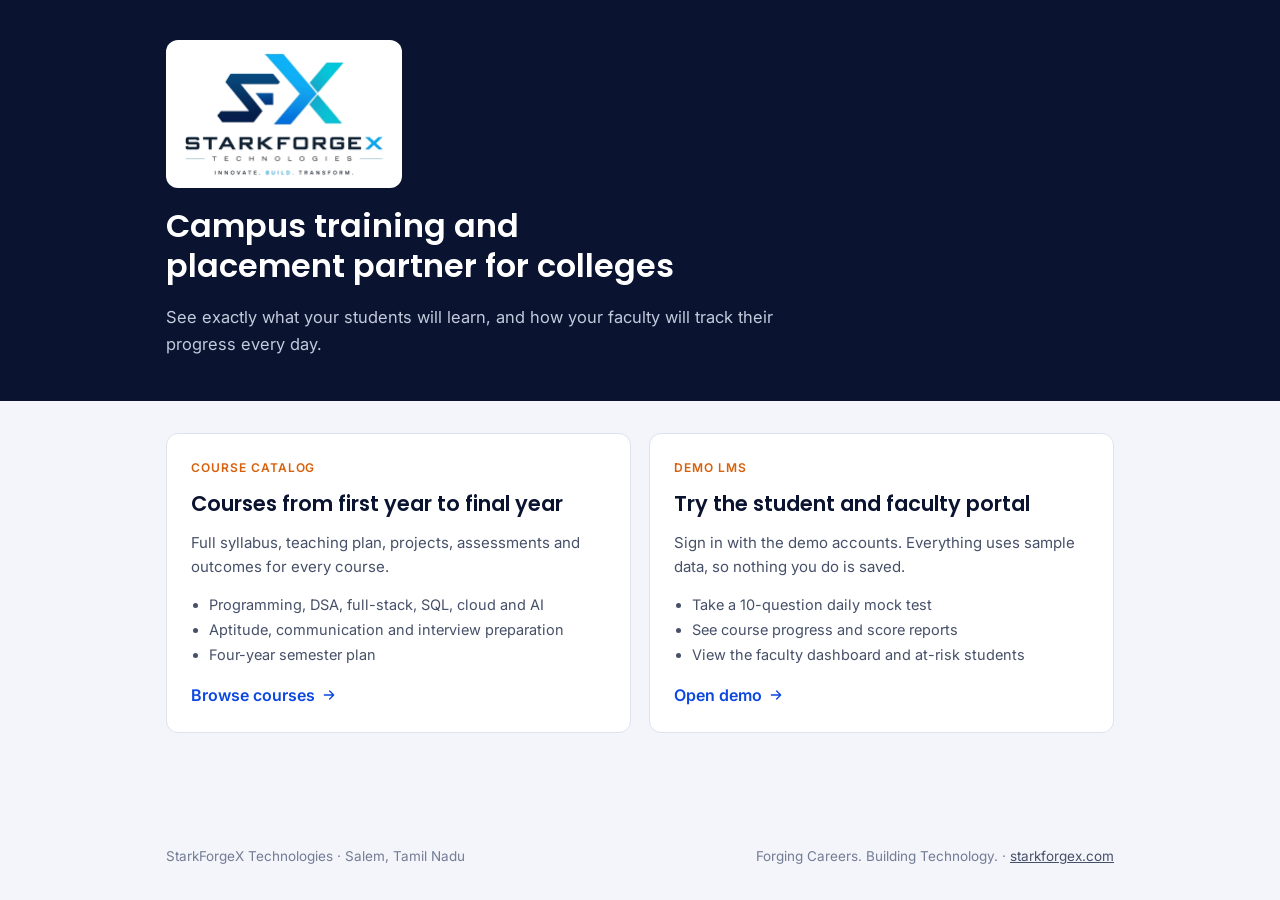
<file: index.html>
<!doctype html>
<html lang="en">
<head>
  <meta charset="utf-8">
  <meta name="viewport" content="width=device-width, initial-scale=1, viewport-fit=cover">
  <title>StarkForgeX for Colleges</title>
  <meta name="description" content="StarkForgeX Technologies: campus training and placement partner for colleges. Explore the course catalog and try the demo LMS.">
  <meta name="theme-color" content="#0A1330">
  <link rel="canonical" href="https://starkforgex.in/">
  <meta property="og:type" content="website">
  <meta property="og:title" content="StarkForgeX for Colleges">
  <meta property="og:description" content="StarkForgeX Technologies: campus training and placement partner for colleges. Explore the course catalog and try the demo LMS.">
  <meta property="og:url" content="https://starkforgex.in/">
  <meta property="og:image" content="https://starkforgex.in/assets/images/og-image.png">
  <meta name="twitter:card" content="summary_large_image">
  <link rel="icon" href="favicon.ico" sizes="any">
  <link rel="icon" type="image/png" href="assets/images/favicon.png">
  <link rel="apple-touch-icon" href="assets/images/apple-touch-icon.png">
  <link rel="preconnect" href="https://fonts.googleapis.com">
  <link rel="preconnect" href="https://fonts.gstatic.com" crossorigin>
  <link rel="stylesheet" href="https://fonts.googleapis.com/css2?family=Inter:wght@400;500;600;700&family=Poppins:wght@500;600&display=swap">
  <link rel="stylesheet" href="assets/css/base.css">
  <link rel="stylesheet" href="assets/css/home.css">
</head>
<body>
<header><div class="wrap">
  <span class="logo"><img src="assets/images/logo-full.png" width="200" height="124" alt="StarkForgeX Technologies"></span>
  <h1>Campus training and placement partner for colleges</h1>
  <p>See exactly what your students will learn, and how your faculty will track their progress every day.</p>
</div></header>
<main><div class="wrap doors">
  <a class="door" href="courses/index.html">
    <span class="label">Course catalog</span>
    <h2>Courses from first year to final year</h2>
    <p>Full syllabus, teaching plan, projects, assessments and outcomes for every course.</p>
    <ul><li>Programming, DSA, full-stack, SQL, cloud and AI</li><li>Aptitude, communication and interview preparation</li><li>Four-year semester plan</li></ul>
    <span class="go">Browse courses <svg width="16" height="16" viewBox="0 0 24 24" fill="none" stroke="currentColor" stroke-width="2" stroke-linecap="round" stroke-linejoin="round" aria-hidden="true"><path d="M5 12h14M13 6l6 6-6 6"/></svg></span>
  </a>
  <a class="door" href="demo/index.html">
    <span class="label">Demo LMS</span>
    <h2>Try the student and faculty portal</h2>
    <p>Sign in with the demo accounts. Everything uses sample data, so nothing you do is saved.</p>
    <ul><li>Take a 10-question daily mock test</li><li>See course progress and score reports</li><li>View the faculty dashboard and at-risk students</li></ul>
    <span class="go">Open demo <svg width="16" height="16" viewBox="0 0 24 24" fill="none" stroke="currentColor" stroke-width="2" stroke-linecap="round" stroke-linejoin="round" aria-hidden="true"><path d="M5 12h14M13 6l6 6-6 6"/></svg></span>
  </a>
</div></main>
<footer><div class="wrap"><span>StarkForgeX Technologies · Salem, Tamil Nadu</span><span>Forging Careers. Building Technology. · <a href="https://starkforgex.com">starkforgex.com</a></span></div></footer>
</body>
</html>
</file>
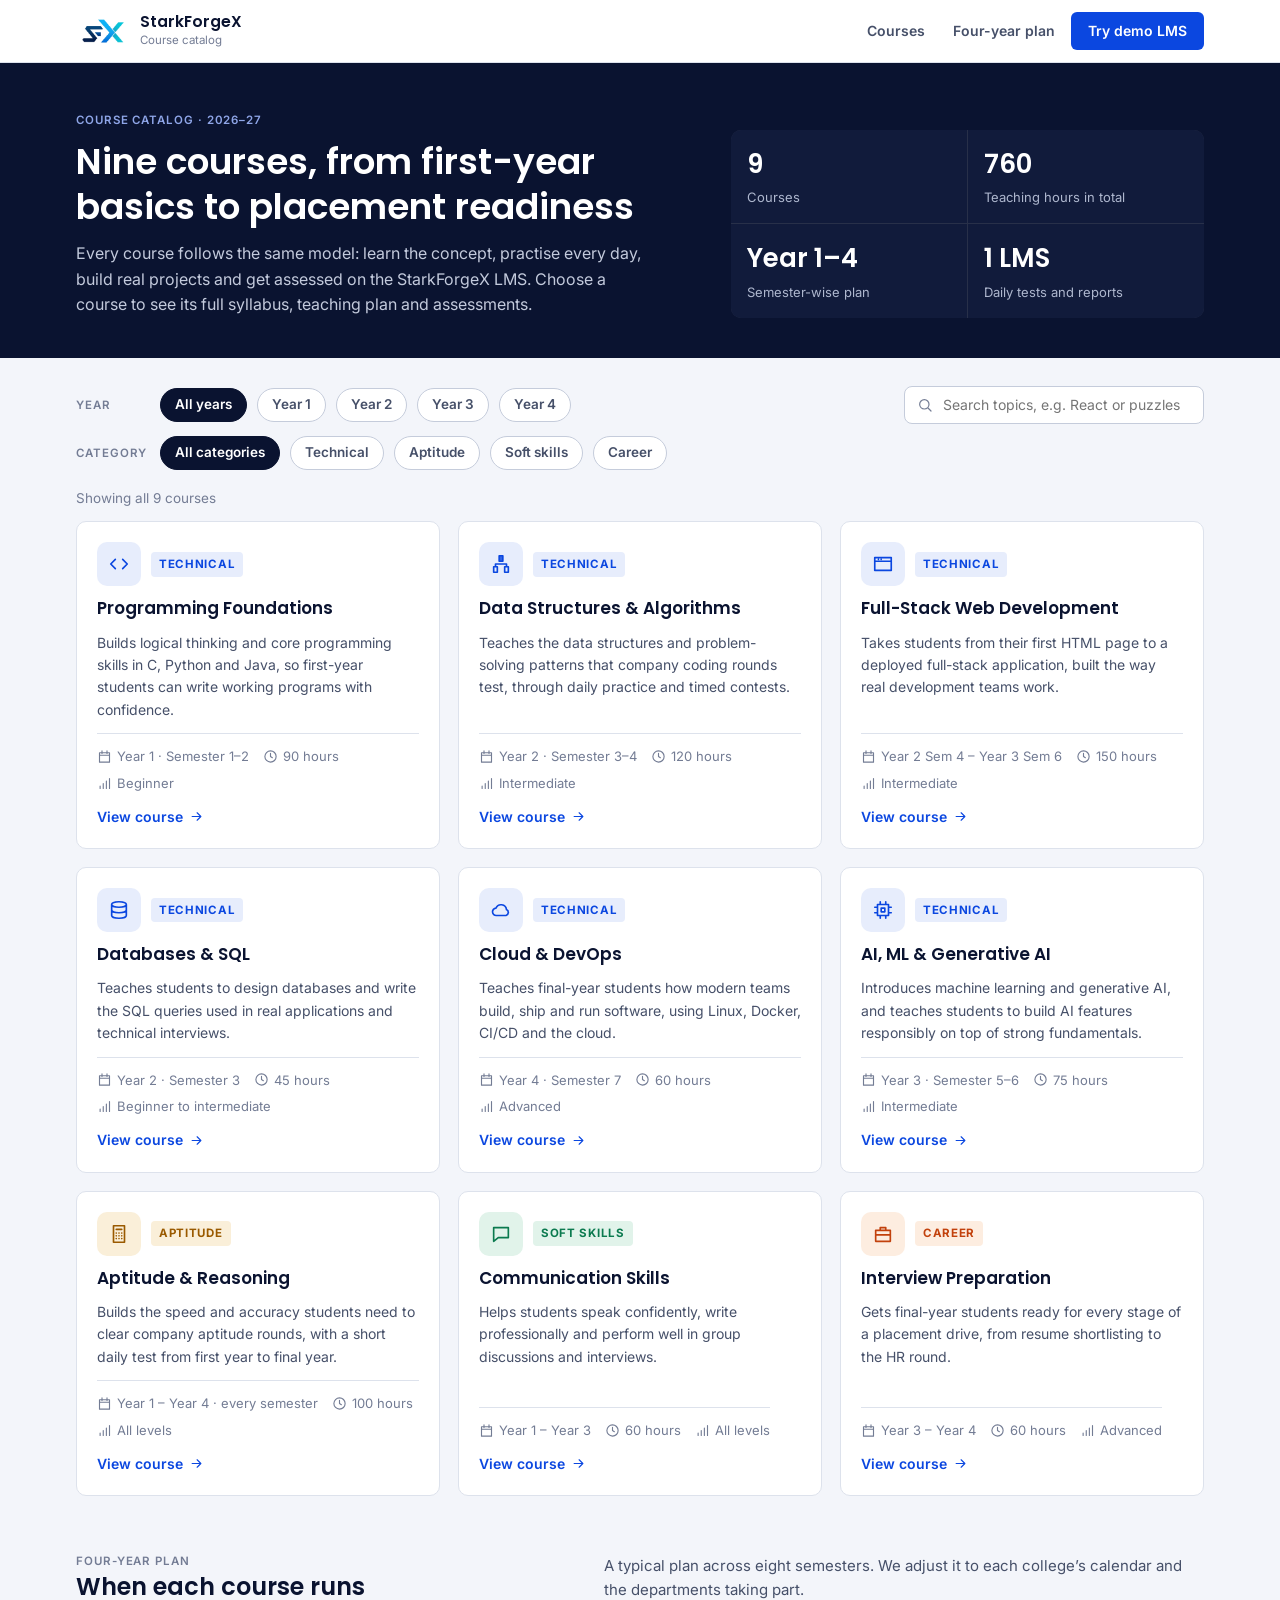
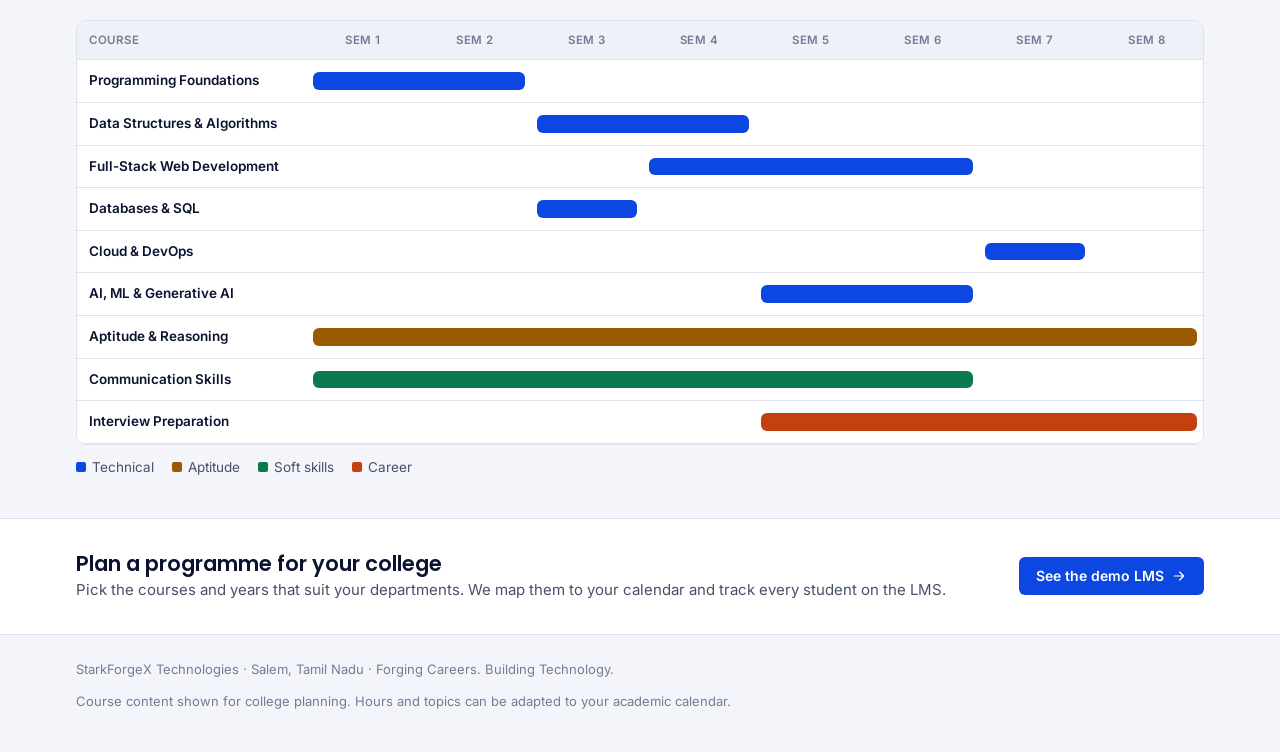
<file: courses/index.html>
<!doctype html>
<html lang="en">
<head>
  <meta charset="utf-8">
  <meta name="viewport" content="width=device-width, initial-scale=1, viewport-fit=cover">
  <title>StarkForgeX Course Catalog</title>
  <meta name="description" content="Syllabus, teaching plan, projects, assessments and outcomes for nine StarkForgeX college training courses, Year 1 to Year 4.">
  <meta name="theme-color" content="#0A1330">
  <link rel="canonical" href="https://starkforgex.in/courses/">
  <meta property="og:type" content="website">
  <meta property="og:title" content="StarkForgeX Course Catalog">
  <meta property="og:description" content="Syllabus, teaching plan, projects, assessments and outcomes for nine StarkForgeX college training courses, Year 1 to Year 4.">
  <meta property="og:url" content="https://starkforgex.in/courses/">
  <meta property="og:image" content="https://starkforgex.in/assets/images/og-image.png">
  <meta name="twitter:card" content="summary_large_image">
  <link rel="icon" href="../favicon.ico" sizes="any">
  <link rel="icon" type="image/png" href="../assets/images/favicon.png">
  <link rel="apple-touch-icon" href="../assets/images/apple-touch-icon.png">
  <link rel="preconnect" href="https://fonts.googleapis.com">
  <link rel="preconnect" href="https://fonts.gstatic.com" crossorigin>
  <link rel="stylesheet" href="https://fonts.googleapis.com/css2?family=Inter:wght@400;500;600;700&family=Poppins:wght@500;600&display=swap">
  <link rel="stylesheet" href="../assets/css/base.css">
  <link rel="stylesheet" href="../assets/css/courses.css">
</head>
<body>
<header class="site"><div class="wrap">
  <a class="brand" href="../index.html" aria-label="StarkForgeX home" style="text-decoration:none;color:inherit"><span class="brand-tile"><img src="../assets/images/logo-mark.png" alt="StarkForgeX" width="42" height="24"></span><span><b>StarkForgeX</b><small>Course catalog</small></span></a>
  <nav>
    <button class="navlink hide-s" data-a="home">Courses</button>
    <button class="navlink hide-s" data-a="plan">Four-year plan</button>
    <a class="btn primary" id="demo-link" href="../demo/index.html">Try demo LMS</a>
  </nav>
</div></header>
<main id="app"></main>
<footer class="site"><div class="wrap"><span>StarkForgeX Technologies · Salem, Tamil Nadu · Forging Careers. Building Technology.</span><span>Course content shown for college planning. Hours and topics can be adapted to your academic calendar.</span></div></footer>
<script src="../assets/js/courses.js"></script>
</body>
</html>
</file>
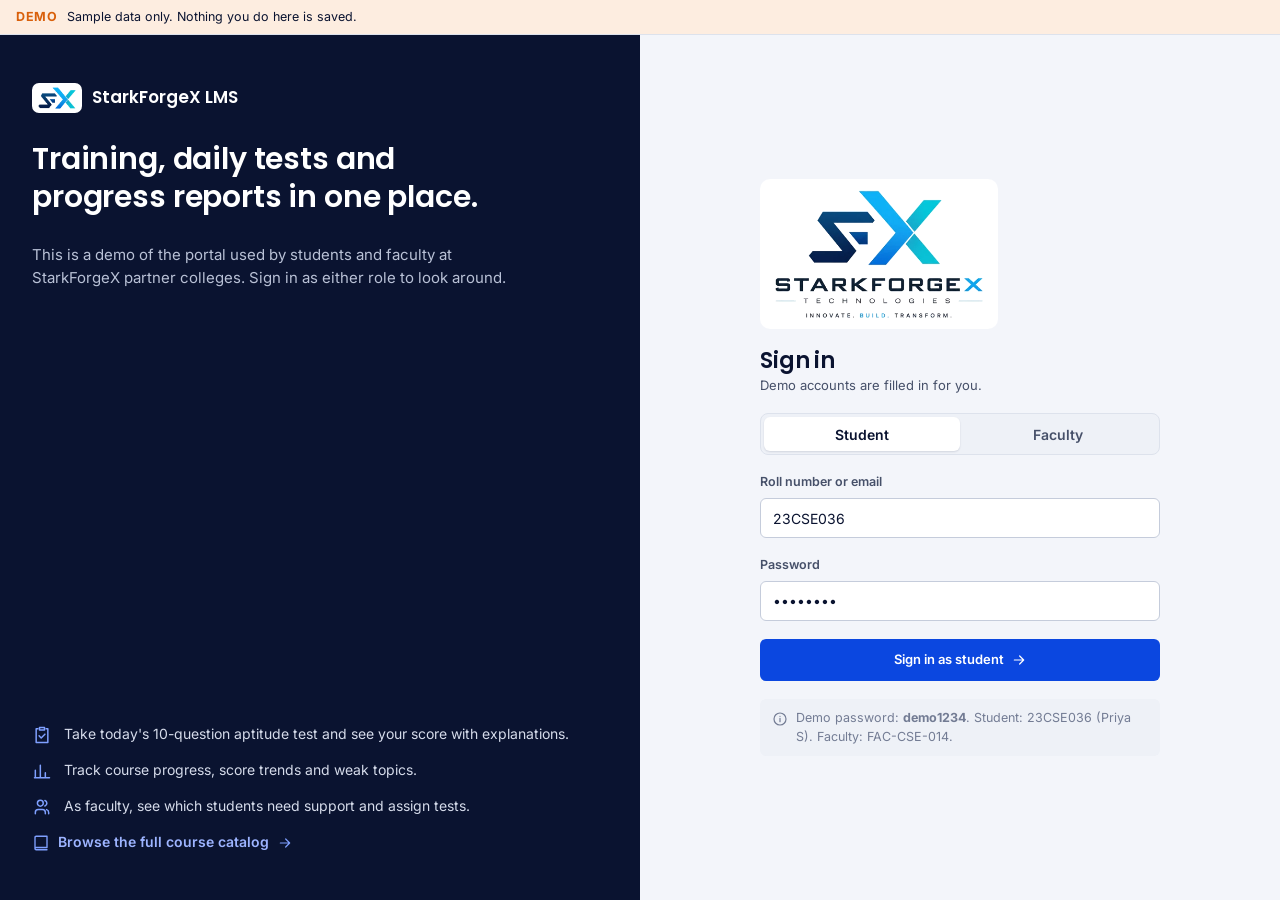
<file: demo/index.html>
<!doctype html>
<html lang="en">
<head>
  <meta charset="utf-8">
  <meta name="viewport" content="width=device-width, initial-scale=1, viewport-fit=cover">
  <title>StarkForgeX LMS Demo</title>
  <meta name="description" content="Try the StarkForgeX LMS with sample data: student and faculty views, daily mock tests, progress reports and attendance.">
  <meta name="theme-color" content="#0A1330">
  <link rel="canonical" href="https://starkforgex.in/demo/">
  <meta property="og:type" content="website">
  <meta property="og:title" content="StarkForgeX LMS Demo">
  <meta property="og:description" content="Try the StarkForgeX LMS with sample data: student and faculty views, daily mock tests, progress reports and attendance.">
  <meta property="og:url" content="https://starkforgex.in/demo/">
  <meta property="og:image" content="https://starkforgex.in/assets/images/og-image.png">
  <meta name="twitter:card" content="summary_large_image">
  <meta name="robots" content="noindex">
  <link rel="icon" href="../favicon.ico" sizes="any">
  <link rel="icon" type="image/png" href="../assets/images/favicon.png">
  <link rel="apple-touch-icon" href="../assets/images/apple-touch-icon.png">
  <link rel="preconnect" href="https://fonts.googleapis.com">
  <link rel="preconnect" href="https://fonts.gstatic.com" crossorigin>
  <link rel="stylesheet" href="https://fonts.googleapis.com/css2?family=Inter:wght@400;500;600;700&family=Poppins:wght@500;600&display=swap">
  <link rel="stylesheet" href="../assets/css/base.css">
  <link rel="stylesheet" href="../assets/css/demo.css">
</head>
<body>
<div id="root"></div>
<script src="../assets/js/demo.js"></script>
</body>
</html>
</file>
<file: assets/css/base.css>
/* Base reset shared by every page */
:root{padding-top:env(safe-area-inset-top,0px);padding-bottom:env(safe-area-inset-bottom,0px)}
body{margin:0}
img{max-width:100%}
[hidden]{display:none!important}
</file>
<file: assets/css/home.css>
/* StarkForgeX home page */
/* Layout: one screen. Logo, one line of purpose, two doors: courses and demo LMS. */
:root{--bg:#F3F5FA;--surface:#FFFFFF;--line:#DDE2EC;--ink:#0A1330;--ink-2:#465069;--ink-3:#737C94;--brand:#0B47E0;--navy:#0A1330;--orange:#D9600B;
  --f-head:"Poppins","Segoe UI",system-ui,sans-serif;--f-body:"Inter","Segoe UI",system-ui,sans-serif;
  padding-top:env(safe-area-inset-top,0px);padding-bottom:env(safe-area-inset-bottom,0px)}
@media (prefers-color-scheme:dark){:root{--bg:#0B1020;--surface:#121A2D;--line:#252F48;--ink:#E7EBF5;--ink-2:#A8B1C8;--ink-3:#7E88A2;--brand:#6B92FF;--orange:#FF8A3D;color-scheme:dark}}
*{box-sizing:border-box}
html,body{min-height:100%}
body{margin:0;background:var(--bg);color:var(--ink);font-family:var(--f-body);line-height:1.6;-webkit-font-smoothing:antialiased;display:flex;flex-direction:column;min-height:100vh}
.wrap{width:100%;max-width:980px;margin:0 auto;padding-left:max(16px,env(safe-area-inset-left,0px));padding-right:max(16px,env(safe-area-inset-right,0px))}
header{background:var(--navy);color:#fff}
header .wrap{padding-block:40px 44px;display:grid;gap:18px}
.logo{background:#fff;border-radius:12px;padding:12px 18px;justify-self:start}
.logo img{display:block;width:200px;height:auto}
h1{font-family:var(--f-head);font-weight:600;font-size:32px;line-height:1.25;margin:0;max-width:20em;text-wrap:balance}
header p{margin:0;color:#C3CADC;font-size:16.5px;max-width:38em}
main{flex:1}
.doors{display:grid;grid-template-columns:1fr 1fr;gap:18px;padding-block:32px}
.door{background:var(--surface);border:1px solid var(--line);border-radius:12px;padding:24px;text-decoration:none;color:inherit;display:grid;gap:10px;transition:border-color .15s,transform .15s}
.door:hover{border-color:var(--brand);transform:translateY(-2px)}
.door .label{font-size:12px;font-weight:600;letter-spacing:.08em;text-transform:uppercase;color:var(--orange)}
.door h2{font-family:var(--f-head);font-weight:600;font-size:21px;margin:0}
.door p{margin:0;color:var(--ink-2);font-size:15px}
.door ul{margin:4px 0 0;padding-left:18px;color:var(--ink-2);font-size:14.5px;display:grid;gap:2px}
.door .go{margin-top:6px;font-weight:600;color:var(--brand);display:flex;align-items:center;gap:6px}
footer{padding-block:20px 32px;color:var(--ink-3);font-size:13.5px}
footer .wrap{display:flex;justify-content:space-between;gap:12px;flex-wrap:wrap}
footer a{color:var(--ink-2)}
@media (max-width:680px){.doors{grid-template-columns:1fr}h1{font-size:25px}header .wrap{padding-block:28px 32px}}
@media (prefers-reduced-motion:reduce){*{transition:none!important}}
</file>
<file: assets/css/courses.css>
/* StarkForgeX course catalog */
/* Layout: plain catalog site. White header, filterable course grid, then long-form course pages with a sticky section index. */
:root{
  --bg:#F3F5FA; --surface:#FFFFFF; --surface-2:#EEF1F7; --line:#DDE2EC; --line-2:#C5CCDB;
  --ink:#0A1330; --ink-2:#465069; --ink-3:#737C94;
  --brand:#0B47E0; --brand-hover:#0838B5; --brand-soft:#E7EDFC;
  --navy:#0A1330; --navy-ink:#C6CCDD;
  --orange:#D9600B; --orange-soft:#FDEDE0;
  --ok:#0B7A4F; --ok-soft:#E1F3EA; --warn:#9A5A00; --warn-soft:#FAEFD9;
  --c-technical:#0B47E0; --c-technical-soft:#E7EDFC;
  --c-aptitude:#9A5A00; --c-aptitude-soft:#FAEFD9;
  --c-soft:#0B7A4F; --c-soft-soft:#E1F3EA;
  --c-career:#C2410C; --c-career-soft:#FDEDE0;
  --f-head:"Poppins","Segoe UI",system-ui,sans-serif;
  --f-body:"Inter","Segoe UI",system-ui,-apple-system,sans-serif;
}
@media (prefers-color-scheme: dark){:root:not([data-theme="light"]){
  --bg:#0B1020; --surface:#121A2D; --surface-2:#19233A; --line:#252F48; --line-2:#36425F;
  --ink:#E7EBF5; --ink-2:#A8B1C8; --ink-3:#7E88A2;
  --brand:#4F7DFF; --brand-hover:#6B92FF; --brand-soft:#1B2A55;
  --navy:#070B17; --navy-ink:#9AA3BB;
  --orange:#FF8A3D; --orange-soft:#3A2414;
  --ok:#3CC58B; --ok-soft:#12301F; --warn:#E3A73B; --warn-soft:#33270F;
  --c-technical:#7FA0FF; --c-technical-soft:#1B2A55;
  --c-aptitude:#E3A73B; --c-aptitude-soft:#33270F;
  --c-soft:#3CC58B; --c-soft-soft:#12301F;
  --c-career:#FF8A3D; --c-career-soft:#3A2414;
  color-scheme:dark;
}}
:root[data-theme="dark"]{
  --bg:#0B1020; --surface:#121A2D; --surface-2:#19233A; --line:#252F48; --line-2:#36425F;
  --ink:#E7EBF5; --ink-2:#A8B1C8; --ink-3:#7E88A2;
  --brand:#4F7DFF; --brand-hover:#6B92FF; --brand-soft:#1B2A55;
  --navy:#070B17; --navy-ink:#9AA3BB;
  --orange:#FF8A3D; --orange-soft:#3A2414;
  --ok:#3CC58B; --ok-soft:#12301F; --warn:#E3A73B; --warn-soft:#33270F;
  --c-technical:#7FA0FF; --c-technical-soft:#1B2A55;
  --c-aptitude:#E3A73B; --c-aptitude-soft:#33270F;
  --c-soft:#3CC58B; --c-soft-soft:#12301F;
  --c-career:#FF8A3D; --c-career-soft:#3A2414;
  color-scheme:dark;
}
*{box-sizing:border-box}
body{background:var(--bg);color:var(--ink);font-family:var(--f-body);font-size:15px;line-height:1.6;-webkit-font-smoothing:antialiased}
h1,h2,h3{font-family:var(--f-head);font-weight:600;margin:0;line-height:1.25;text-wrap:balance}
p{margin:0}
button{font:inherit;color:inherit;cursor:pointer}
a{color:var(--brand)}
:focus-visible{outline:2px solid var(--brand);outline-offset:2px}
.ic{display:block;flex:none}
.wrap{max-width:1160px;margin:0 auto;padding-left:max(16px,env(safe-area-inset-left,0px));padding-right:max(16px,env(safe-area-inset-right,0px))}
.label{font-size:11.5px;font-weight:600;letter-spacing:.08em;text-transform:uppercase;color:var(--ink-3)}
.muted{color:var(--ink-3)}
.num{font-variant-numeric:tabular-nums}

/* header */
header.site{background:var(--surface);border-bottom:1px solid var(--line);position:sticky;top:env(safe-area-inset-top,0px);z-index:10}
header.site .wrap{display:flex;align-items:center;gap:18px;height:62px}
.brand{display:flex;align-items:center;gap:10px;border:0;background:none;padding:0;text-align:left}
.brand-tile{background:#FFFFFF;border-radius:7px;padding:4px 6px;display:grid;place-items:center}
.brand-tile img{height:24px;width:auto;display:block}
.brand b{font-family:var(--f-head);font-weight:600;font-size:15.5px;display:block;line-height:1.2}
.brand small{display:block;font-size:11.5px;color:var(--ink-3)}
header.site nav{display:flex;gap:4px;margin-left:auto;align-items:center}
.navlink{border:0;background:none;height:36px;padding:0 12px;border-radius:6px;font-weight:600;font-size:14px;color:var(--ink-2);text-decoration:none;display:inline-flex;align-items:center;gap:6px}
.navlink:hover{background:var(--surface-2);color:var(--ink)}
.btn{display:inline-flex;align-items:center;gap:7px;height:38px;padding:0 16px;border-radius:6px;font-weight:600;font-size:14px;border:1px solid transparent;text-decoration:none;white-space:nowrap;background:none}
.btn.primary{background:var(--brand);color:#fff}
.btn.primary:hover{background:var(--brand-hover)}
.btn.ghost{border-color:var(--line-2);background:var(--surface);color:var(--ink)}
.btn.ghost:hover{background:var(--surface-2)}
.btn.light{background:#fff;color:#0A1330}

/* hero */
.hero{background:var(--navy);color:#fff}
.hero .wrap{padding-block:44px 40px;display:grid;grid-template-columns:minmax(0,1.3fr) minmax(0,1fr);gap:40px;align-items:end}
.hero .label{color:#8FA6E8}
.hero h1{font-size:36px;color:#fff;margin-top:8px;max-width:16em}
.hero p{color:#C3CADC;margin-top:12px;max-width:36em;font-size:16px}
.facts{display:grid;grid-template-columns:repeat(2,minmax(0,1fr));gap:1px;background:rgba(255,255,255,.12);border-radius:10px;overflow:hidden}
.facts div{background:#111B3B;padding:14px 16px}
.facts b{display:block;font-family:var(--f-head);font-size:26px;font-weight:600;font-variant-numeric:tabular-nums;color:#fff}
.facts span{font-size:13px;color:#AEB7CE}

/* filters */
.filters{display:grid;gap:12px;padding-block:28px 18px}
.frow{display:flex;gap:10px;align-items:center;flex-wrap:wrap}
.frow > .label{width:74px;flex:none}
.chip{height:34px;padding:0 14px;border-radius:17px;border:1px solid var(--line-2);background:var(--surface);font-size:13.5px;font-weight:600;color:var(--ink-2)}
.chip:hover{border-color:var(--ink-3)}
.chip[aria-pressed="true"]{background:var(--ink);color:var(--surface);border-color:var(--ink)}
.search{display:flex;align-items:center;gap:8px;height:38px;border:1px solid var(--line-2);border-radius:8px;padding:0 12px;background:var(--surface);color:var(--ink-3);width:300px;max-width:100%;margin-left:auto}
.search input{border:0;outline:none;background:none;width:100%;font:inherit;font-size:14px;color:var(--ink)}
.count{font-size:13.5px;color:var(--ink-3)}

/* grid */
.grid{display:grid;grid-template-columns:repeat(3,minmax(0,1fr));gap:18px;padding-bottom:12px}
.card{background:var(--surface);border:1px solid var(--line);border-radius:10px;padding:20px;display:flex;flex-direction:column;gap:12px;text-align:left;width:100%;transition:border-color .15s,transform .15s}
.card:hover{border-color:var(--brand);transform:translateY(-2px)}
.card-top{display:flex;align-items:center;justify-content:space-between;gap:10px}
.cic{width:44px;height:44px;border-radius:10px;display:grid;place-items:center;flex:none}
.cat{font-size:11.5px;font-weight:700;letter-spacing:.06em;text-transform:uppercase;padding:3px 8px;border-radius:4px}
.card h3{font-size:17px}
.card p{color:var(--ink-2);font-size:14px}
.meta{display:flex;flex-wrap:wrap;gap:6px 14px;font-size:13px;color:var(--ink-3);margin-top:auto;padding-top:12px;border-top:1px solid var(--line)}
.meta span{display:flex;align-items:center;gap:5px}
.more{font-weight:600;color:var(--brand);font-size:14px;display:flex;align-items:center;gap:6px}
.empty{background:var(--surface);border:1px dashed var(--line-2);border-radius:10px;padding:28px;text-align:center;color:var(--ink-2)}

/* gantt */
.section{padding-block:40px}
.section-head{display:flex;justify-content:space-between;align-items:flex-end;gap:16px;flex-wrap:wrap;margin-bottom:18px}
.section-head h2{font-size:24px}
.section-head p{color:var(--ink-2);max-width:40em}
.gantt-wrap{overflow-x:auto;background:var(--surface);border:1px solid var(--line);border-radius:10px}
.gantt{display:grid;grid-template-columns:230px repeat(8,minmax(64px,1fr));min-width:780px}
.gantt > div{padding:10px 12px;border-bottom:1px solid var(--line);font-size:13.5px}
.gantt .gh{font-size:11.5px;font-weight:600;color:var(--ink-3);letter-spacing:.05em;text-transform:uppercase;background:var(--surface-2);text-align:center}
.gantt .gh.yr{text-align:left}
.gantt .gname{font-weight:600;border:0;background:none;text-align:left;border-bottom:1px solid var(--line);padding:10px 12px;color:var(--ink);font-size:13.5px}
.gantt .gname:hover{color:var(--brand)}
.gcell{position:relative;padding:10px 0!important}
.gbar{position:absolute;top:12px;bottom:12px;left:0;right:0}
.gbar.s{left:6px;border-top-left-radius:6px;border-bottom-left-radius:6px}
.gbar.e{right:6px;border-top-right-radius:6px;border-bottom-right-radius:6px}
.gantt .last > div{border-bottom:0}

/* cta band */
.band{background:var(--surface);border-top:1px solid var(--line);border-bottom:1px solid var(--line)}
.band .wrap{padding-block:32px;display:flex;align-items:center;justify-content:space-between;gap:20px;flex-wrap:wrap}
.band h2{font-size:21px}
.band p{color:var(--ink-2)}
footer.site{padding-block:24px 40px;font-size:13px;color:var(--ink-3)}
footer.site .wrap{display:flex;justify-content:space-between;gap:12px;flex-wrap:wrap}

/* course page */
.crumb{display:flex;align-items:center;gap:8px;font-size:13.5px;color:#AEB7CE}
.crumb button{border:0;background:none;color:#fff;font-weight:600;padding:0;display:flex;align-items:center;gap:6px}
.course-hero .wrap{padding-block:30px 34px;display:grid;gap:16px;grid-template-columns:minmax(0,1fr);align-items:start}
.course-hero h1{font-size:34px;color:#fff}
.course-hero p.sum{color:#C3CADC;font-size:16.5px;max-width:44em}
.hchips{display:flex;flex-wrap:wrap;gap:8px}
.hchip{display:inline-flex;align-items:center;gap:7px;height:32px;padding:0 12px;border-radius:16px;background:rgba(255,255,255,.08);color:#E3E8F5;font-size:13.5px;font-weight:600}
.course-body{display:grid;grid-template-columns:220px minmax(0,1fr);gap:36px;padding-block:32px 48px;align-items:start}
.toc{position:sticky;top:calc(80px + env(safe-area-inset-top,0px));display:grid;gap:2px}
.toc .label{padding:0 10px 8px}
.toc button{border:0;background:none;text-align:left;padding:7px 10px;border-radius:6px;font-size:14px;font-weight:500;color:var(--ink-2)}
.toc button:hover{background:var(--surface);color:var(--ink)}
.toc .other{margin-top:18px;border-top:1px solid var(--line);padding-top:14px}
.sec{background:var(--surface);border:1px solid var(--line);border-radius:10px;padding:26px 28px;display:grid;gap:18px;scroll-margin-top:90px}
.sec + .sec{margin-top:18px}
.sec-h{display:flex;align-items:baseline;gap:12px}
.sec-h .n{font-family:var(--f-head);font-weight:600;color:var(--ink-3);font-size:14px;font-variant-numeric:tabular-nums}
.sec-h h2{font-size:21px}
.lead{color:var(--ink-2);max-width:62ch}
.kv{display:grid;grid-template-columns:repeat(2,minmax(0,1fr));border:1px solid var(--line);border-radius:8px;overflow:hidden}
.kv div{padding:12px 14px;border-bottom:1px solid var(--line);display:grid;gap:2px}
.kv div:nth-child(odd){border-right:1px solid var(--line)}
.kv div:nth-last-child(-n+2){border-bottom:0}
.kv span{font-size:12px;font-weight:600;color:var(--ink-3);text-transform:uppercase;letter-spacing:.05em}
.kv b{font-weight:600;font-size:14.5px}

.hours-strip{display:flex;height:30px;border-radius:6px;overflow:hidden;gap:2px}
.hours-strip div{display:grid;place-items:center;color:#fff;font-size:12px;font-weight:700;min-width:22px}
.mods{display:grid;border:1px solid var(--line);border-radius:8px;overflow:hidden}
.mod{display:grid;grid-template-columns:44px minmax(0,1fr) 70px;gap:14px;padding:16px;border-bottom:1px solid var(--line);align-items:start}
.mod:last-child{border-bottom:0}
.mod .mn{width:32px;height:32px;border-radius:50%;display:grid;place-items:center;color:#fff;font-weight:700;font-size:13px}
.mod h3{font-size:15.5px}
.mod ul{margin:6px 0 0;padding-left:18px;color:var(--ink-2);font-size:14px;display:grid;gap:2px}
.mod .hrs{text-align:right;font-weight:600;font-variant-numeric:tabular-nums}
.mod .hrs small{display:block;font-weight:500;color:var(--ink-3);font-size:12px}
.mods-total{display:flex;justify-content:space-between;padding:12px 16px;background:var(--surface-2);font-weight:600}

.split{display:flex;height:34px;border-radius:6px;overflow:hidden}
.split div{display:flex;align-items:center;justify-content:center;color:#fff;font-weight:700;font-size:13px}
.split-legend{display:flex;gap:18px;flex-wrap:wrap;font-size:13.5px;color:var(--ink-2)}
.split-legend i{display:inline-block;width:10px;height:10px;border-radius:2px;margin-right:6px}
.two{display:grid;grid-template-columns:minmax(0,1fr) minmax(0,1fr);gap:18px}
.box{border:1px solid var(--line);border-radius:8px;padding:16px;display:grid;gap:8px;align-content:start}
.box h3{font-size:15px}
.box p,.box li{color:var(--ink-2);font-size:14px}
.box ul{margin:0;padding-left:18px;display:grid;gap:4px}
.methods{display:grid;grid-template-columns:repeat(2,minmax(0,1fr));gap:12px}
.method{display:flex;gap:12px;align-items:flex-start;padding:14px;border-radius:8px;background:var(--surface-2)}
.method .mi{width:34px;height:34px;border-radius:8px;background:var(--surface);display:grid;place-items:center;color:var(--brand);flex:none}
.method b{display:block;font-size:14.5px}
.method span{font-size:13.5px;color:var(--ink-2)}

.projects{display:grid;grid-template-columns:repeat(3,minmax(0,1fr));gap:14px}
.proj{border:1px solid var(--line);border-radius:8px;padding:16px;display:grid;gap:8px;align-content:start}
.proj h3{font-size:15px}
.proj p{font-size:14px;color:var(--ink-2)}
.lvl{justify-self:start;font-size:11.5px;font-weight:700;padding:2px 8px;border-radius:4px;background:var(--surface-2);color:var(--ink-2)}

.assess{display:grid;grid-template-columns:repeat(3,minmax(0,1fr));gap:14px}
.assess .box .label{color:var(--brand)}
table.grade{width:100%;border-collapse:collapse;font-size:14px}
table.grade th{text-align:left;font-size:12px;letter-spacing:.05em;text-transform:uppercase;color:var(--ink-3);padding:10px 12px;border-bottom:1px solid var(--line);background:var(--surface-2)}
table.grade td{padding:10px 12px;border-bottom:1px solid var(--line);font-variant-numeric:tabular-nums}
table.grade td:last-child,table.grade th:last-child{text-align:right;width:90px}
table.grade tr:last-child td{border-bottom:0;font-weight:700}
.gbar2{height:6px;border-radius:3px;background:var(--surface-2);overflow:hidden;margin-top:6px}
.gbar2 i{display:block;height:100%;background:var(--brand)}
.note{font-size:13.5px;color:var(--ink-2);background:var(--surface-2);border-radius:8px;padding:12px 14px}

.tools{display:grid;grid-template-columns:repeat(3,minmax(0,1fr));gap:10px}
.tool{border:1px solid var(--line);border-radius:8px;padding:12px 14px}
.tool b{display:block;font-size:14.5px}
.tool span{font-size:13px;color:var(--ink-3)}

.skills{list-style:none;margin:0;padding:0;display:grid;grid-template-columns:repeat(2,minmax(0,1fr));gap:8px 18px}
.skills li{display:flex;gap:10px;align-items:flex-start;font-size:14.5px}
.skills svg{color:var(--ok);margin-top:3px}
.cert{display:flex;gap:16px;align-items:flex-start;background:var(--navy);color:#fff;border-radius:10px;padding:18px 20px}
.cert p{color:#C3CADC;font-size:14px}
.cert b{font-family:var(--f-head);font-size:16px;font-weight:600}
.cert svg{color:#F5B700}
.roles{display:flex;flex-wrap:wrap;gap:8px}
.role{padding:6px 12px;border-radius:6px;background:var(--brand-soft);color:var(--brand);font-weight:600;font-size:13.5px}

details.faq{border:1px solid var(--line);border-radius:8px;background:var(--surface)}
details.faq + details.faq{margin-top:10px}
details.faq summary{cursor:pointer;list-style:none;padding:14px 16px;font-weight:600;display:flex;justify-content:space-between;gap:12px;align-items:center}
details.faq summary::-webkit-details-marker{display:none}
details.faq summary svg{transition:transform .15s;color:var(--ink-3)}
details.faq[open] summary svg{transform:rotate(180deg)}
details.faq p{padding:0 16px 16px;color:var(--ink-2);font-size:14.5px;max-width:70ch}

.pager{display:grid;grid-template-columns:1fr 1fr;gap:14px;margin-top:18px}
.pager button{border:1px solid var(--line);background:var(--surface);border-radius:10px;padding:14px 16px;text-align:left;display:grid;gap:2px}
.pager button:hover{border-color:var(--brand)}
.pager button.next{text-align:right}
.pager small{color:var(--ink-3);font-size:12.5px}
.pager b{font-size:15px}
.mtoc{display:none}
.toast{position:fixed;left:50%;transform:translateX(-50%);bottom:calc(24px + env(safe-area-inset-bottom,0px));background:var(--ink);color:var(--surface);padding:10px 16px;border-radius:8px;font-size:14px;font-weight:500;z-index:40;max-width:calc(100% - 32px)}

@media (max-width:980px){
  .grid{grid-template-columns:repeat(2,minmax(0,1fr))}
  .course-body{grid-template-columns:minmax(0,1fr)}
  .toc{display:none}
  .mtoc{display:flex;gap:6px;overflow-x:auto;padding-bottom:4px;margin-bottom:14px;position:sticky;top:calc(62px + env(safe-area-inset-top,0px));z-index:5;background:var(--bg);padding-top:10px}
  .mtoc button{flex:none;height:32px;padding:0 12px;border-radius:16px;border:1px solid var(--line-2);background:var(--surface);font-size:13px;font-weight:600;color:var(--ink-2)}
  .projects,.assess,.tools{grid-template-columns:repeat(2,minmax(0,1fr))}
}
@media (max-width:720px){
  .hero .wrap{grid-template-columns:minmax(0,1fr);padding-block:32px}
  .hero h1{font-size:28px}
  .course-hero h1{font-size:26px}
  .grid,.two,.methods,.projects,.assess,.tools,.skills{grid-template-columns:minmax(0,1fr)}
  .kv{grid-template-columns:minmax(0,1fr)}
  .kv div{border-right:0!important}
  .kv div:nth-last-child(2){border-bottom:1px solid var(--line)}
  .sec{padding:20px 18px}
  header.site nav .hide-s{display:none}
  .brand small{display:none}
  .search{margin-left:0;width:100%}
  .frow > .label{width:100%}
  .mod{grid-template-columns:36px minmax(0,1fr);}
  .mod .hrs{grid-column:2;text-align:left}
  .mod .hrs small{display:inline;margin-left:4px}
  .pager{grid-template-columns:minmax(0,1fr)}
}
@media (prefers-reduced-motion:reduce){*{transition:none!important}}
</file>
<file: assets/css/demo.css>
/* StarkForgeX LMS demo */
/* Layout: working product shell. Navy sidebar + quiet work surface on desktop; top bar + bottom tab bar on phones. */
:root{
  --bg:#F3F5FA; --surface:#FFFFFF; --surface-2:#EEF1F7; --line:#DDE2EC; --line-2:#C5CCDB;
  --ink:#0A1330; --ink-2:#465069; --ink-3:#737C94;
  --brand:#0B47E0; --brand-hover:#0838B5; --brand-soft:#E7EDFC; --on-brand:#FFFFFF;
  --side:#0A1330; --side-ink:#B9C1D6; --side-hi:#FFFFFF; --side-active:#17244D;
  --orange:#D9600B; --orange-soft:#FDEDE0;
  --ok:#0B7A4F; --ok-soft:#E1F3EA; --warn:#9A5A00; --warn-soft:#FAEFD9; --bad:#B9361A; --bad-soft:#FBE6E0;
  --shadow:0 8px 28px rgba(10,19,48,.16);
  --f-head:"Poppins","Segoe UI",system-ui,sans-serif;
  --f-body:"Inter","Segoe UI",system-ui,-apple-system,sans-serif;
  --r:8px;
}
@media (prefers-color-scheme: dark){:root:not([data-theme="light"]){
  --bg:#0B1020; --surface:#121A2D; --surface-2:#19233A; --line:#252F48; --line-2:#36425F;
  --ink:#E7EBF5; --ink-2:#A8B1C8; --ink-3:#7E88A2;
  --brand:#4F7DFF; --brand-hover:#6B92FF; --brand-soft:#1B2A55; --on-brand:#FFFFFF;
  --side:#070B17; --side-ink:#9AA3BB; --side-hi:#FFFFFF; --side-active:#15203F;
  --orange:#FF8A3D; --orange-soft:#3A2414;
  --ok:#3CC58B; --ok-soft:#12301F; --warn:#E3A73B; --warn-soft:#33270F; --bad:#FF7A5C; --bad-soft:#3A1A12;
  --shadow:0 8px 28px rgba(0,0,0,.5); color-scheme:dark;
}}
:root[data-theme="dark"]{
  --bg:#0B1020; --surface:#121A2D; --surface-2:#19233A; --line:#252F48; --line-2:#36425F;
  --ink:#E7EBF5; --ink-2:#A8B1C8; --ink-3:#7E88A2;
  --brand:#4F7DFF; --brand-hover:#6B92FF; --brand-soft:#1B2A55; --on-brand:#FFFFFF;
  --side:#070B17; --side-ink:#9AA3BB; --side-hi:#FFFFFF; --side-active:#15203F;
  --orange:#FF8A3D; --orange-soft:#3A2414;
  --ok:#3CC58B; --ok-soft:#12301F; --warn:#E3A73B; --warn-soft:#33270F; --bad:#FF7A5C; --bad-soft:#3A1A12;
  --shadow:0 8px 28px rgba(0,0,0,.5); color-scheme:dark;
}
*{box-sizing:border-box}
html,body{height:100%}
body{background:var(--bg);color:var(--ink);font-family:var(--f-body);font-size:14px;line-height:1.5;-webkit-font-smoothing:antialiased}
h1,h2,h3{font-family:var(--f-head);font-weight:600;margin:0;text-wrap:balance;letter-spacing:-.005em}
h1{font-size:22px;line-height:1.3}
h2{font-size:15px}
h3{font-size:14px}
p{margin:0}
button{font:inherit;color:inherit;cursor:pointer}
input,select{font:inherit;color:var(--ink)}
:focus-visible{outline:2px solid var(--brand);outline-offset:2px}
.num{font-variant-numeric:tabular-nums}
.ic{flex:none;display:block}
.muted{color:var(--ink-3)}
.sub{color:var(--ink-2);font-size:13px}
.label{font-size:11px;font-weight:600;letter-spacing:.06em;text-transform:uppercase;color:var(--ink-3)}

/* buttons */
.btn{display:inline-flex;align-items:center;justify-content:center;gap:7px;height:36px;padding:0 14px;border-radius:6px;border:1px solid transparent;font-weight:600;font-size:13px;white-space:nowrap;background:none}
.btn.primary{background:var(--brand);color:var(--on-brand)}
.btn.primary:hover{background:var(--brand-hover)}
.btn.ghost{border-color:var(--line-2);background:var(--surface)}
.btn.ghost:hover{background:var(--surface-2)}
.btn.quiet{color:var(--brand);padding:0 6px;height:30px}
.btn.quiet:hover{background:var(--brand-soft)}
.btn.on-dark{background:#fff;color:#0A1330}
.btn.sm{height:30px;padding:0 10px;font-size:12px}
.btn[disabled]{opacity:.5;cursor:not-allowed}

/* pills */
.pill{display:inline-flex;align-items:center;gap:5px;height:22px;padding:0 8px;border-radius:11px;font-size:11.5px;font-weight:600;white-space:nowrap}
.pill::before{content:"";width:6px;height:6px;border-radius:50%;background:currentColor}
.pill.ok{background:var(--ok-soft);color:var(--ok)}
.pill.warn{background:var(--warn-soft);color:var(--warn)}
.pill.bad{background:var(--bad-soft);color:var(--bad)}
.pill.info{background:var(--brand-soft);color:var(--brand)}
.pill.plain{background:var(--surface-2);color:var(--ink-2)}
.pill.plain::before{display:none}
.tag{display:inline-block;font-size:11px;font-weight:600;padding:2px 7px;border-radius:4px;background:var(--surface-2);color:var(--ink-2)}

/* demo strip */
.demo-strip{background:var(--orange-soft);color:var(--ink);border-bottom:1px solid var(--line);font-size:12.5px}
.demo-strip .in{display:flex;align-items:center;gap:10px;min-height:34px;padding-block:6px;padding-left:max(16px,env(safe-area-inset-left,0px));padding-right:max(16px,env(safe-area-inset-right,0px))}
.demo-strip b{color:var(--orange);font-weight:700;letter-spacing:.04em}
.demo-strip .sp{flex:1}
.demo-strip button{background:none;border:0;color:var(--brand);font-weight:600;padding:0}

/* login */
#root{min-height:100%}
.login{min-height:calc(100vh - 35px);min-height:calc(100dvh - 35px);display:grid;grid-template-columns:minmax(0,1fr) minmax(0,1fr)}
.login-brand{background:var(--side);color:#fff;padding:48px max(32px,env(safe-area-inset-left,0px));display:flex;flex-direction:column;gap:28px}
.login-brand .mark{display:flex;align-items:center;gap:10px;font-family:var(--f-head);font-weight:600;font-size:17px}
.logo-tile{background:#FFFFFF;border-radius:7px;padding:4px 6px;display:grid;place-items:center;flex:none}
.logo-tile img{display:block;height:22px;width:auto}
.logo-tile.sm img{height:20px}
.logo-full{background:#FFFFFF;border-radius:10px;padding:10px 14px;justify-self:start}
.logo-full img{display:block;width:210px;max-width:100%;height:auto}
.logo{width:32px;height:32px;border-radius:7px;background:var(--brand);color:#fff;display:grid;place-items:center;font-family:var(--f-head);font-weight:600;font-size:13px;letter-spacing:.02em;flex:none}
.login-brand h1{font-size:30px;line-height:1.25;max-width:15em;color:#fff}
.login-brand p{color:#B9C1D6;max-width:34em;font-size:15px}
.facts{display:grid;gap:14px;margin-top:auto}
.facts div{display:flex;gap:12px;align-items:flex-start;color:#D5DBEA;font-size:14px}
.facts svg{color:#7FA0FF;margin-top:2px}
.login-form{display:flex;align-items:center;justify-content:center;padding-block:40px;padding-left:max(16px,env(safe-area-inset-left,0px));padding-right:max(16px,env(safe-area-inset-right,0px))}
.form-card{width:100%;max-width:400px;display:grid;gap:18px}
.seg{display:grid;grid-template-columns:1fr 1fr;background:var(--surface-2);border-radius:8px;padding:3px;border:1px solid var(--line)}
.seg button{border:0;background:none;height:34px;border-radius:6px;font-weight:600;color:var(--ink-2)}
.seg button[aria-pressed="true"]{background:var(--surface);color:var(--ink);box-shadow:0 1px 2px rgba(10,19,48,.12)}
.field{display:grid;gap:6px}
.field label{font-size:12.5px;font-weight:600;color:var(--ink-2)}
.input{height:40px;border:1px solid var(--line-2);border-radius:6px;padding:0 12px;background:var(--surface);width:100%}
.input:focus{outline:2px solid var(--brand);outline-offset:-1px;border-color:transparent}
.hint{font-size:12.5px;color:var(--ink-3);display:flex;gap:8px;align-items:flex-start;background:var(--surface-2);border-radius:6px;padding:10px 12px}
.hint svg{margin-top:2px}

/* shell */
.app{display:grid;grid-template-columns:236px minmax(0,1fr);min-height:calc(100vh - 35px);min-height:calc(100dvh - 35px)}
.side{background:var(--side);color:var(--side-ink);display:flex;flex-direction:column;gap:4px;padding:18px 12px 16px max(12px,env(safe-area-inset-left,0px));position:sticky;top:0;height:100vh;height:100dvh}
.side .mark{display:flex;align-items:center;gap:10px;color:var(--side-hi);font-family:var(--f-head);font-weight:600;font-size:15px;padding:2px 8px 18px}
.side .mark small{display:block;font-family:var(--f-body);font-weight:500;font-size:11px;color:var(--side-ink)}
.nav-item{display:flex;align-items:center;gap:11px;border:0;background:none;color:var(--side-ink);height:38px;padding:0 10px;border-radius:6px;font-weight:500;text-align:left;width:100%}
.nav-item:hover{color:var(--side-hi);background:rgba(255,255,255,.04)}
.nav-item[aria-current="page"]{background:var(--side-active);color:var(--side-hi)}
.nav-item .count{margin-left:auto;font-size:11px;background:var(--orange);color:#fff;border-radius:9px;padding:0 6px;font-weight:600;line-height:18px}
.side .who{margin-top:auto;border-top:1px solid rgba(255,255,255,.08);padding:14px 8px 0;display:flex;align-items:center;gap:10px;color:var(--side-hi)}
.avatar{width:32px;height:32px;border-radius:50%;background:var(--brand-soft);color:var(--brand);display:grid;place-items:center;font-weight:600;font-size:12px;flex:none}
.side .who .avatar{background:#1F2D5C;color:#fff}
.side .who small{display:block;color:var(--side-ink);font-size:11.5px}
.side .who button{margin-left:auto;background:none;border:0;color:var(--side-ink);padding:6px;border-radius:6px}
.side .who button:hover{color:#fff;background:rgba(255,255,255,.06)}

.main{min-width:0;display:flex;flex-direction:column}
.topbar{position:sticky;top:env(safe-area-inset-top,0px);z-index:5;background:var(--surface);border-bottom:1px solid var(--line)}
.topbar .in{display:flex;align-items:center;gap:12px;height:56px;padding-left:max(16px,env(safe-area-inset-left,0px));padding-right:max(16px,env(safe-area-inset-right,0px))}
.topbar .m-mark{display:none;align-items:center;gap:8px;font-family:var(--f-head);font-weight:600}
.crumb{color:var(--ink-3);font-size:13px;display:flex;gap:6px;align-items:center;min-width:0}
.crumb b{color:var(--ink);font-weight:600}
.topbar .sp{flex:1}
.searchbox{display:flex;align-items:center;gap:8px;height:34px;border:1px solid var(--line);border-radius:6px;padding:0 10px;background:var(--surface-2);color:var(--ink-3);width:260px}
.searchbox input{border:0;background:none;outline:none;width:100%;font-size:13px}
.icon-btn{width:36px;height:36px;display:grid;place-items:center;border-radius:6px;border:0;background:none;color:var(--ink-2);position:relative}
.icon-btn:hover{background:var(--surface-2)}
.icon-btn .dot{position:absolute;top:8px;right:9px;width:7px;height:7px;border-radius:50%;background:var(--orange);border:2px solid var(--surface)}
.m-only{display:none}

.content{width:100%;max-width:1200px;margin:0 auto;padding-block:24px 48px;padding-left:max(16px,env(safe-area-inset-left,0px));padding-right:max(16px,env(safe-area-inset-right,0px));display:grid;gap:18px;align-content:start}
.page-head{display:flex;align-items:flex-end;justify-content:space-between;gap:16px;flex-wrap:wrap}
.page-head > div{display:grid;gap:4px;min-width:0}

.panel{background:var(--surface);border:1px solid var(--line);border-radius:var(--r);min-width:0}
.panel > header{display:flex;align-items:center;justify-content:space-between;gap:10px;padding:14px 16px;border-bottom:1px solid var(--line)}
.panel > header .sub{font-size:12px}
.panel .body{padding:16px}
.grid{display:grid;gap:18px}
.g-2{grid-template-columns:minmax(0,1.35fr) minmax(0,1fr)}
.g-2e{grid-template-columns:minmax(0,1fr) minmax(0,1fr)}
.g-side{grid-template-columns:minmax(0,1fr) 300px}

/* stat strip */
.stats{display:grid;grid-template-columns:repeat(4,minmax(0,1fr))}
.stats.five{grid-template-columns:repeat(5,minmax(0,1fr))}
.stat{padding:14px 16px;display:grid;gap:4px;border-left:1px solid var(--line);min-width:0}
.stat:first-child{border-left:0}
.stat .v{font-family:var(--f-head);font-weight:600;font-size:22px;line-height:1.2;font-variant-numeric:tabular-nums}
.stat .k{font-size:12px;color:var(--ink-3)}
.stat .d{font-size:12px;color:var(--ok);font-weight:600}
.stat .d.down{color:var(--bad)}
.bar{height:6px;border-radius:3px;background:var(--surface-2);overflow:hidden}
.bar > i{display:block;height:100%;background:var(--brand);border-radius:3px}
.bar.warn > i{background:var(--warn)}
.bar.bad > i{background:var(--bad)}
.bar.ok > i{background:var(--ok)}

/* today test */
.dash-top{display:grid;grid-template-columns:minmax(0,1fr) minmax(0,1.6fr);gap:18px}
.today{background:var(--brand);color:#fff;border-radius:var(--r);padding:18px;display:grid;gap:10px;align-content:start}
.today .label{color:rgba(255,255,255,.75)}
.today h2{font-size:19px;color:#fff}
.today .meta{display:flex;flex-wrap:wrap;gap:6px 14px;font-size:13px;color:rgba(255,255,255,.85)}
.today .meta span{display:flex;align-items:center;gap:5px}
.today .row{display:flex;gap:10px;align-items:center;flex-wrap:wrap;margin-top:4px}
.today .done{display:flex;align-items:baseline;gap:8px}
.today .done b{font-family:var(--f-head);font-size:30px;font-weight:600}

/* lists */
.rows{display:grid}
.rowi{display:flex;align-items:center;gap:12px;padding:12px 16px;border-top:1px solid var(--line);min-width:0}
.rowi:first-child{border-top:0}
.rowi .grow{flex:1;min-width:0;display:grid;gap:3px}
.rowi .t{font-weight:600;overflow:hidden;text-overflow:ellipsis}
.day{width:46px;flex:none;text-align:center;border:1px solid var(--line);border-radius:6px;padding:3px 0;line-height:1.2}
.day b{display:block;font-family:var(--f-head);font-size:15px}
.day small{font-size:10.5px;text-transform:uppercase;color:var(--ink-3);letter-spacing:.05em;font-weight:600}
.topic{display:grid;grid-template-columns:minmax(0,130px) minmax(0,1fr) 40px;gap:12px;align-items:center;padding:7px 0}
.topic span:last-child{text-align:right;font-weight:600;font-variant-numeric:tabular-nums}

/* chart */
.chart{width:100%;height:auto;display:block}
.chart text{font-family:var(--f-body);font-size:11px;fill:var(--ink-3)}
.legend{display:flex;gap:14px;font-size:12px;color:var(--ink-2)}
.legend i{display:inline-block;width:10px;height:3px;border-radius:2px;margin-right:6px;vertical-align:middle;background:var(--brand)}

/* courses */
.course{border-top:1px solid var(--line)}
.course:first-child{border-top:0}
.course-h{display:flex;align-items:center;gap:14px;padding:14px 16px;width:100%;background:none;border:0;text-align:left}
.course-h:hover{background:var(--surface-2)}
.course-ic{width:40px;height:40px;border-radius:8px;display:grid;place-items:center;flex:none}
.course-h .grow{flex:1;min-width:0;display:grid;gap:6px}
.course-h .pct{width:44px;text-align:right;font-weight:600;font-variant-numeric:tabular-nums}
.chev{color:var(--ink-3);transition:transform .15s}
.course.open .chev{transform:rotate(180deg)}
.mods{padding:0 16px 14px 70px;display:grid;gap:2px}
.mod{display:flex;align-items:center;gap:10px;padding:8px 10px;border-radius:6px;font-size:13.5px}
.mod.current{background:var(--brand-soft)}
.mod .st{width:20px;height:20px;border-radius:50%;display:grid;place-items:center;flex:none}
.mod.done .st{background:var(--ok);color:#fff}
.mod.current .st{background:var(--brand);color:#fff}
.mod.todo .st{border:1.5px solid var(--line-2);color:var(--ink-3)}
.mod.todo{color:var(--ink-3)}
.mod .grow{flex:1;min-width:0}
.mod small{color:var(--ink-3);font-variant-numeric:tabular-nums;white-space:nowrap}

/* test */
.test-wrap{display:grid;grid-template-columns:minmax(0,1fr) 260px;gap:18px;align-items:start}
.q-head{display:flex;align-items:center;justify-content:space-between;gap:10px;flex-wrap:wrap}
.timer{display:inline-flex;align-items:center;gap:6px;font-weight:600;font-variant-numeric:tabular-nums;padding:5px 10px;border-radius:6px;background:var(--surface-2)}
.timer.low{background:var(--bad-soft);color:var(--bad)}
.q-text{font-size:17px;font-weight:600;line-height:1.5;max-width:40em}
.opts{display:grid;gap:10px}
.opt{display:flex;align-items:center;gap:12px;width:100%;text-align:left;padding:12px 14px;border:1px solid var(--line-2);border-radius:8px;background:var(--surface);font-size:14.5px}
.opt:hover{border-color:var(--brand)}
.opt .key{width:26px;height:26px;border-radius:50%;border:1.5px solid var(--line-2);display:grid;place-items:center;font-size:12px;font-weight:700;color:var(--ink-2);flex:none}
.opt[aria-pressed="true"]{border-color:var(--brand);background:var(--brand-soft);box-shadow:inset 0 0 0 1px var(--brand)}
.opt[aria-pressed="true"] .key{background:var(--brand);border-color:var(--brand);color:#fff}
.q-foot{display:flex;gap:10px;flex-wrap:wrap;justify-content:space-between;border-top:1px solid var(--line);padding-top:16px}
.palette{display:grid;grid-template-columns:repeat(5,1fr);gap:8px}
.pal{height:38px;border-radius:6px;border:1px solid var(--line-2);background:var(--surface);font-weight:600;font-variant-numeric:tabular-nums}
.pal.ans{background:var(--brand);border-color:var(--brand);color:#fff}
.pal.mark{border:2px solid var(--orange);color:var(--orange)}
.pal.ans.mark{color:#fff}
.pal.cur{outline:2px solid var(--ink);outline-offset:2px}
.pal-legend{display:grid;gap:6px;font-size:12px;color:var(--ink-2)}
.pal-legend span{display:flex;align-items:center;gap:8px}
.pal-legend i{width:14px;height:14px;border-radius:4px;border:1px solid var(--line-2);display:inline-block}
.ring{position:relative;width:132px;height:132px;flex:none}
.ring b{position:absolute;inset:0;display:grid;place-items:center;font-family:var(--f-head);font-size:28px;font-weight:600}
.ring b small{display:block;font-size:12px;color:var(--ink-3);font-family:var(--f-body);font-weight:500;text-align:center;margin-top:-8px}
.review{display:grid;gap:4px;padding:14px 16px;border-top:1px solid var(--line)}
.review:first-child{border-top:0}
.review .ans{display:flex;flex-wrap:wrap;gap:6px 16px;font-size:13px}
.review .exp{font-size:13px;color:var(--ink-2);background:var(--surface-2);border-radius:6px;padding:8px 10px;margin-top:4px}
.right{color:var(--ok);font-weight:600}
.wrong{color:var(--bad);font-weight:600}
ul.plain{margin:0;padding-left:18px;display:grid;gap:4px;color:var(--ink-2)}

/* tables */
.tbl-wrap{overflow-x:auto}
table{width:100%;border-collapse:collapse;font-size:13.5px}
th{text-align:left;font-size:11.5px;font-weight:600;letter-spacing:.04em;text-transform:uppercase;color:var(--ink-3);padding:10px 16px;border-bottom:1px solid var(--line);background:var(--surface-2);white-space:nowrap}
td{padding:11px 16px;border-bottom:1px solid var(--line);white-space:nowrap;font-variant-numeric:tabular-nums}
tbody tr:last-child td{border-bottom:0}
tr.click{cursor:pointer}
tr.click:hover td{background:var(--surface-2)}
td .who{display:flex;align-items:center;gap:10px}
td .who small{display:block;color:var(--ink-3);font-size:12px}
.lowv{color:var(--bad);font-weight:600}

/* toolbar */
.toolbar{display:flex;gap:10px;align-items:center;flex-wrap:wrap;padding:12px 16px;border-bottom:1px solid var(--line)}
.toolbar .searchbox{width:240px;background:var(--surface)}
.chips{display:flex;gap:6px;flex-wrap:wrap}
.chip{height:30px;padding:0 12px;border-radius:15px;border:1px solid var(--line-2);background:var(--surface);font-size:12.5px;font-weight:600;color:var(--ink-2)}
.chip[aria-pressed="true"]{background:var(--ink);border-color:var(--ink);color:var(--surface)}
.chip .n{opacity:.65;margin-left:4px;font-variant-numeric:tabular-nums}

/* materials */
.mat{display:flex;align-items:center;gap:14px;padding:13px 16px;border-top:1px solid var(--line)}
.mat:first-child{border-top:0}
.mat-ic{width:38px;height:38px;border-radius:8px;display:grid;place-items:center;flex:none}
.mat .grow{flex:1;min-width:0;display:grid;gap:3px}
.mat .t{font-weight:600}
.mat .meta{font-size:12.5px;color:var(--ink-3);display:flex;gap:8px;flex-wrap:wrap}
.t-notes{background:var(--brand-soft);color:var(--brand)}
.t-exercise{background:var(--ok-soft);color:var(--ok)}
.t-video{background:var(--orange-soft);color:var(--orange)}
.t-roadmap{background:var(--warn-soft);color:var(--warn)}
.t-interview{background:var(--surface-2);color:var(--ink-2)}

/* drawer / modal */
.scrim{position:fixed;inset:0;background:rgba(6,10,24,.45);z-index:30;display:flex;justify-content:flex-end}
.drawer{width:min(460px,100%);height:100%;background:var(--surface);box-shadow:var(--shadow);display:flex;flex-direction:column;padding-top:env(safe-area-inset-top,0px);padding-right:env(safe-area-inset-right,0px);padding-bottom:env(safe-area-inset-bottom,0px)}
.drawer > header{display:flex;align-items:flex-start;justify-content:space-between;gap:12px;padding:18px 20px;border-bottom:1px solid var(--line)}
.drawer .dbody{padding:20px;overflow-y:auto;display:grid;gap:18px;align-content:start;flex:1}
.drawer > footer{padding:14px 20px;border-top:1px solid var(--line);display:flex;gap:10px;justify-content:flex-end;flex-wrap:wrap}
.scrim.center{justify-content:center;align-items:center;padding:16px}
.modal{width:min(420px,100%);background:var(--surface);border-radius:10px;box-shadow:var(--shadow);padding:22px;display:grid;gap:14px}
.modal .acts{display:flex;justify-content:flex-end;gap:10px;flex-wrap:wrap}
.doc h3{font-size:15px;margin-top:4px}
.doc p,.doc li{color:var(--ink-2);font-size:13.5px}
.doc pre{background:var(--side);color:#DCE3F5;border-radius:6px;padding:12px 14px;font-size:12.5px;line-height:1.55;overflow-x:auto;margin:0;font-family:ui-monospace,"SF Mono",Menlo,Consolas,monospace}
.mini-tbl td,.mini-tbl th{padding:8px 10px}
.kv{display:grid;grid-template-columns:repeat(2,minmax(0,1fr));gap:1px;background:var(--line);border:1px solid var(--line);border-radius:8px;overflow:hidden}
.kv div{background:var(--surface);padding:10px 12px;display:grid;gap:2px}
.kv b{font-family:var(--f-head);font-size:18px;font-weight:600;font-variant-numeric:tabular-nums}
.kv span{font-size:12px;color:var(--ink-3)}
.form-grid{display:grid;grid-template-columns:1fr 1fr;gap:14px}
.form-grid .full{grid-column:1/-1}

/* roadmap */
.sem-track{display:grid;grid-template-columns:repeat(4,minmax(0,1fr));gap:18px}
.year{display:grid;gap:10px;align-content:start}
.year > .label{display:flex;align-items:center;gap:8px}
.sem{border:1px solid var(--line);border-radius:8px;background:var(--surface);padding:14px;display:grid;gap:10px}
.sem.current{border-color:var(--brand);box-shadow:inset 0 0 0 1px var(--brand)}
.sem.locked{background:var(--surface-2)}
.sem-h{display:flex;justify-content:space-between;align-items:center;gap:8px}
.sem ul{list-style:none;margin:0;padding:0;display:grid;gap:6px;font-size:13px}
.sem li{display:flex;gap:8px;align-items:flex-start}
.sem li svg{margin-top:2px}
.sem.locked li{color:var(--ink-3)}

/* attendance */
.att-row{display:flex;align-items:center;gap:12px;padding:10px 16px;border-top:1px solid var(--line)}
.att-row:first-child{border-top:0}
.att-row .grow{flex:1;min-width:0}
.toggle{display:inline-grid;grid-template-columns:1fr 1fr;border:1px solid var(--line-2);border-radius:6px;overflow:hidden;flex:none}
.toggle button{border:0;background:var(--surface);height:30px;padding:0 12px;font-size:12.5px;font-weight:600;color:var(--ink-3)}
.toggle button.p[aria-pressed="true"]{background:var(--ok-soft);color:var(--ok)}
.toggle button.a[aria-pressed="true"]{background:var(--bad-soft);color:var(--bad)}
.att-list{max-height:560px;overflow-y:auto}

/* histogram */
.hist{display:flex;align-items:flex-end;gap:10px;height:170px;padding-top:10px}
.hist div{flex:1;display:flex;flex-direction:column;align-items:center;gap:6px;height:100%;justify-content:flex-end;min-width:0}
.hist i{display:block;width:100%;background:var(--brand);border-radius:4px 4px 0 0;min-height:2px}
.hist i.lowb{background:var(--bad)}
.hist b{font-size:12px;font-variant-numeric:tabular-nums}
.hist small{font-size:11px;color:var(--ink-3);white-space:nowrap}
.stack{display:flex;height:14px;border-radius:7px;overflow:hidden}
.stack i{display:block;height:100%}

/* bottom nav + toast */
.bnav{display:none}
.toast{position:fixed;left:50%;transform:translateX(-50%);bottom:calc(24px + env(safe-area-inset-bottom,0px));background:var(--ink);color:var(--surface);padding:10px 16px;border-radius:8px;font-size:13.5px;font-weight:500;z-index:40;box-shadow:var(--shadow);display:flex;gap:8px;align-items:center;max-width:calc(100% - 32px)}

@media (max-width:1020px){
  .g-side{grid-template-columns:minmax(0,1fr)}
  .sem-track{grid-template-columns:repeat(2,minmax(0,1fr))}
  .stats.five{grid-template-columns:repeat(3,minmax(0,1fr))}
  .stats.five .stat:nth-child(4){border-left:0}
  .stats.five .stat:nth-child(n+4){border-top:1px solid var(--line)}
}
@media (max-width:860px){
  .app{grid-template-columns:minmax(0,1fr)}
  .side{display:none}
  .topbar .m-mark{display:flex}
  .crumb,.searchbox.top{display:none}
  .m-only{display:grid}
  .content{padding-bottom:calc(92px + env(safe-area-inset-bottom,0px))}
  .g-2,.g-2e,.dash-top,.test-wrap{grid-template-columns:minmax(0,1fr)}
  .stats{grid-template-columns:repeat(2,minmax(0,1fr))}
  .stats .stat:nth-child(3){border-left:0}
  .stats .stat:nth-child(n+3){border-top:1px solid var(--line)}
  .stats.five{grid-template-columns:repeat(2,minmax(0,1fr))}
  .stats.five .stat{border-left:1px solid var(--line);border-top:0}
  .stats.five .stat:nth-child(odd){border-left:0}
  .stats.five .stat:nth-child(n+3){border-top:1px solid var(--line)}
  .bnav{display:grid;grid-auto-flow:column;grid-auto-columns:1fr;position:fixed;left:0;right:0;bottom:0;z-index:20;background:var(--surface);border-top:1px solid var(--line);padding:6px max(8px,env(safe-area-inset-right,0px)) calc(6px + env(safe-area-inset-bottom,0px)) max(8px,env(safe-area-inset-left,0px))}
  .bnav button{border:0;background:none;display:grid;justify-items:center;gap:2px;padding:6px 0;font-size:11px;font-weight:600;color:var(--ink-3);border-radius:6px}
  .bnav button[aria-current="page"]{color:var(--brand)}
  .toast{bottom:calc(84px + env(safe-area-inset-bottom,0px))}
  .login{grid-template-columns:minmax(0,1fr)}
  .login-brand{order:2;padding:32px max(16px,env(safe-area-inset-left,0px))}
  .login-brand h1{font-size:22px}
  .mods{padding-left:16px}
  .toolbar .searchbox{width:100%}
}
@media (max-width:520px){
  .sem-track{grid-template-columns:minmax(0,1fr)}
  .form-grid{grid-template-columns:1fr}
  h1{font-size:19px}
  .topic{grid-template-columns:minmax(0,110px) minmax(0,1fr) 38px}
  .q-text{font-size:16px}
  .ring{width:110px;height:110px}
  .hide-s{display:none}
}
@media (prefers-reduced-motion:reduce){*{transition:none!important;animation:none!important}}
</file>
